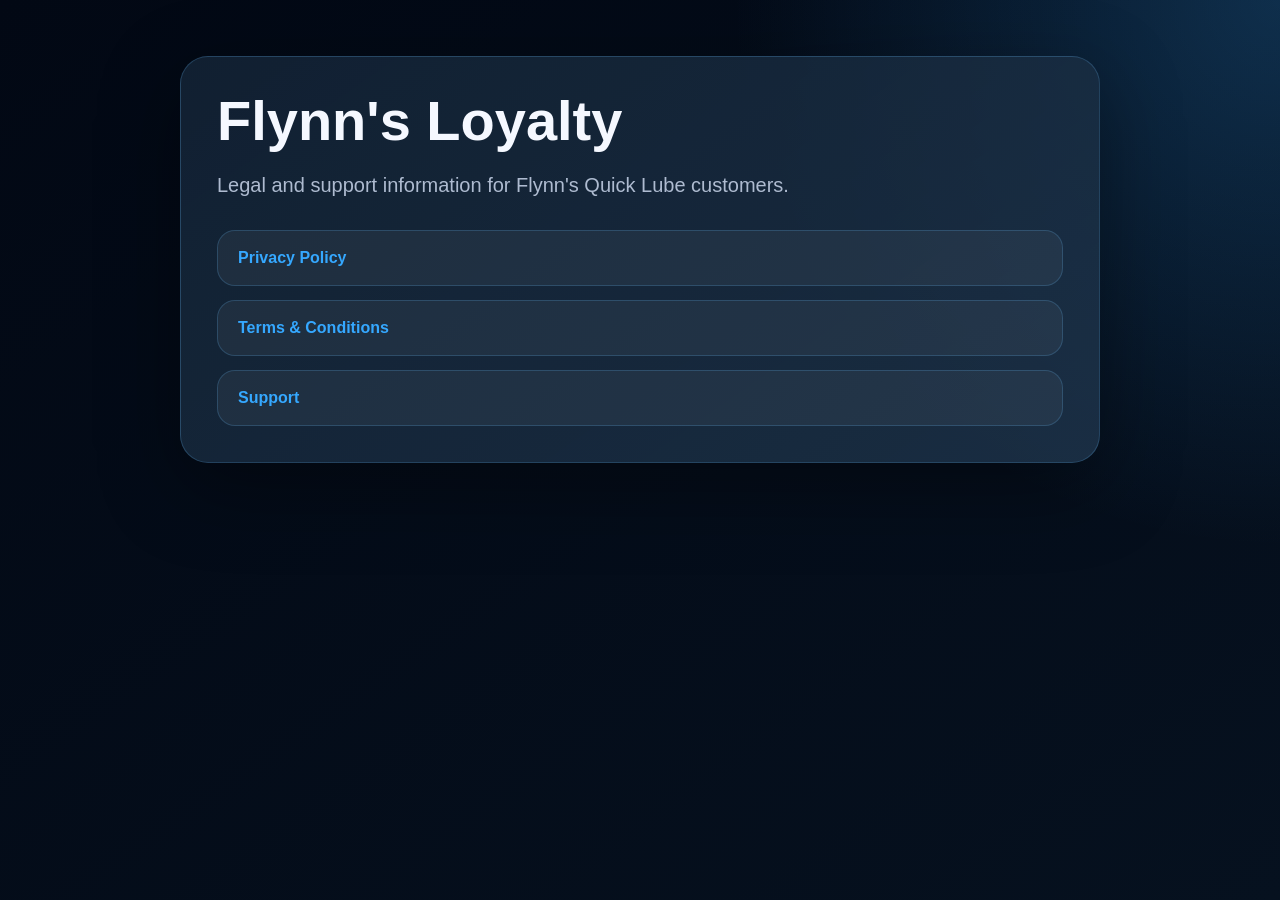
<file: index.html>
<!doctype html>
<html lang="en">
<head>
  <meta charset="utf-8" />
  <meta name="viewport" content="width=device-width, initial-scale=1" />
  <title>Flynn's Loyalty Legal</title>
  <link rel="stylesheet" href="styles.css" />
</head>
<body>
  <main class="page">
    <section class="card">
      <h1>Flynn's Loyalty</h1>
      <p class="subtitle">Legal and support information for Flynn's Quick Lube customers.</p>
      <div class="links">
        <a href="privacy-policy.html">Privacy Policy</a>
        <a href="terms.html">Terms & Conditions</a>
        <a href="support.html">Support</a>
      </div>
    </section>
  </main>
</body>
</html>
</file>
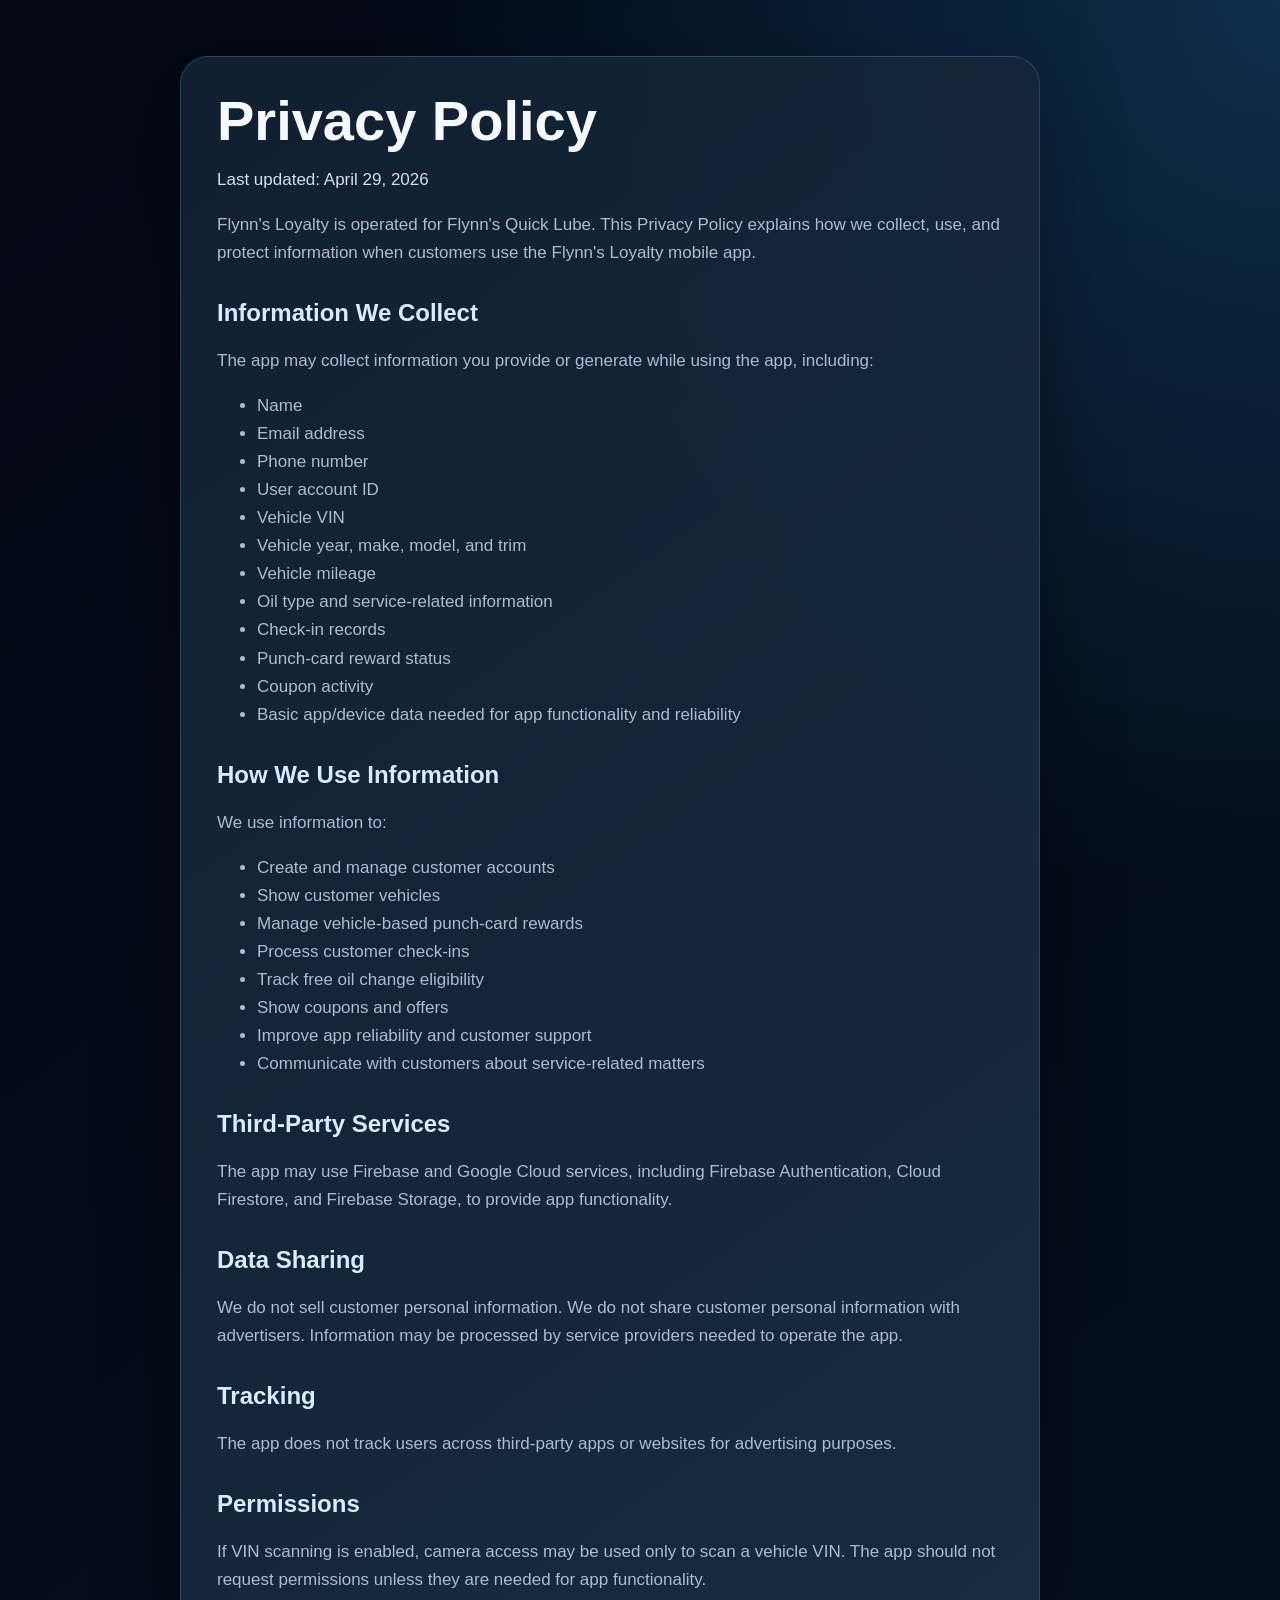
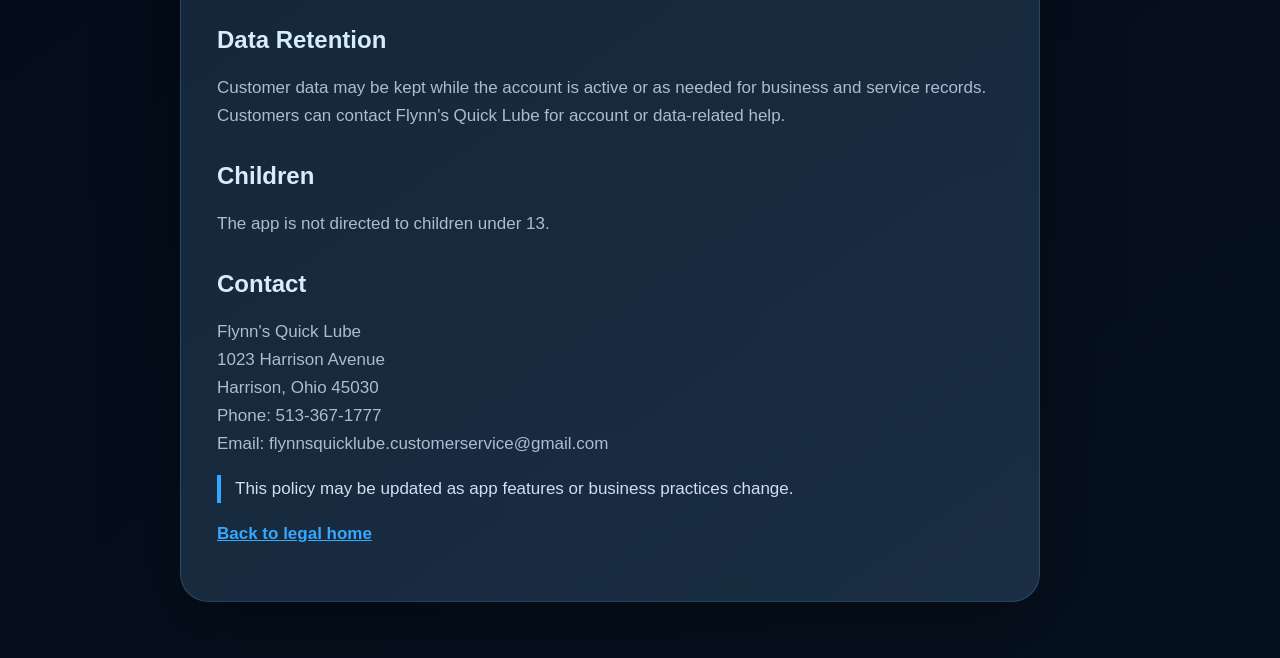
<file: privacy-policy.html>
<!doctype html>
<html lang="en">
<head>
  <meta charset="utf-8" />
  <meta name="viewport" content="width=device-width, initial-scale=1" />
  <title>Privacy Policy | Flynn's Loyalty</title>
  <link rel="stylesheet" href="styles.css" />
</head>
<body>
  <main class="page">
    <section class="card legal">
      <h1>Privacy Policy</h1>
      <p class="updated">Last updated: April 29, 2026</p>

      <p>Flynn's Loyalty is operated for Flynn's Quick Lube. This Privacy Policy explains how we collect, use, and protect information when customers use the Flynn's Loyalty mobile app.</p>

      <h2>Information We Collect</h2>
      <p>The app may collect information you provide or generate while using the app, including:</p>
      <ul>
        <li>Name</li>
        <li>Email address</li>
        <li>Phone number</li>
        <li>User account ID</li>
        <li>Vehicle VIN</li>
        <li>Vehicle year, make, model, and trim</li>
        <li>Vehicle mileage</li>
        <li>Oil type and service-related information</li>
        <li>Check-in records</li>
        <li>Punch-card reward status</li>
        <li>Coupon activity</li>
        <li>Basic app/device data needed for app functionality and reliability</li>
      </ul>

      <h2>How We Use Information</h2>
      <p>We use information to:</p>
      <ul>
        <li>Create and manage customer accounts</li>
        <li>Show customer vehicles</li>
        <li>Manage vehicle-based punch-card rewards</li>
        <li>Process customer check-ins</li>
        <li>Track free oil change eligibility</li>
        <li>Show coupons and offers</li>
        <li>Improve app reliability and customer support</li>
        <li>Communicate with customers about service-related matters</li>
      </ul>

      <h2>Third-Party Services</h2>
      <p>The app may use Firebase and Google Cloud services, including Firebase Authentication, Cloud Firestore, and Firebase Storage, to provide app functionality.</p>

      <h2>Data Sharing</h2>
      <p>We do not sell customer personal information. We do not share customer personal information with advertisers. Information may be processed by service providers needed to operate the app.</p>

      <h2>Tracking</h2>
      <p>The app does not track users across third-party apps or websites for advertising purposes.</p>

      <h2>Permissions</h2>
      <p>If VIN scanning is enabled, camera access may be used only to scan a vehicle VIN. The app should not request permissions unless they are needed for app functionality.</p>

      <h2>Data Retention</h2>
      <p>Customer data may be kept while the account is active or as needed for business and service records. Customers can contact Flynn's Quick Lube for account or data-related help.</p>

      <h2>Children</h2>
      <p>The app is not directed to children under 13.</p>

      <h2>Contact</h2>
      <p>
        Flynn's Quick Lube<br>
        1023 Harrison Avenue<br>
        Harrison, Ohio 45030<br>
        Phone: 513-367-1777<br>
        Email: flynnsquicklube.customerservice@gmail.com
      </p>

      <p class="note">This policy may be updated as app features or business practices change.</p>

      <p><a href="index.html">Back to legal home</a></p>
    </section>
  </main>
</body>
</html>
</file>
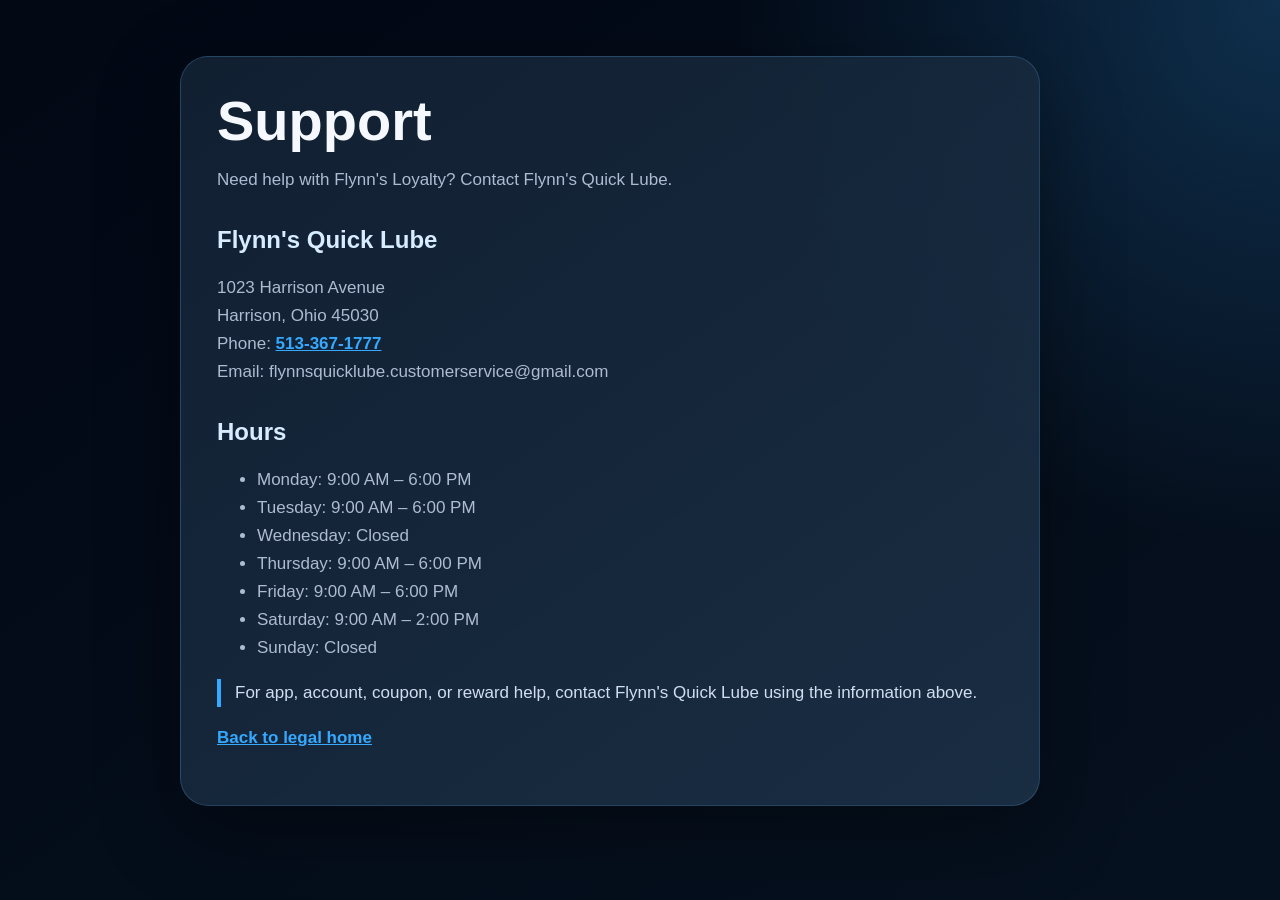
<file: support.html>
<!doctype html>
<html lang="en">
<head>
  <meta charset="utf-8" />
  <meta name="viewport" content="width=device-width, initial-scale=1" />
  <title>Support | Flynn's Loyalty</title>
  <link rel="stylesheet" href="styles.css" />
</head>
<body>
  <main class="page">
    <section class="card legal">
      <h1>Support</h1>
      <p>Need help with Flynn's Loyalty? Contact Flynn's Quick Lube.</p>

      <h2>Flynn's Quick Lube</h2>
      <p>
        1023 Harrison Avenue<br>
        Harrison, Ohio 45030<br>
        Phone: <a href="tel:15133671777">513-367-1777</a><br>
        Email: flynnsquicklube.customerservice@gmail.com
      </p>

      <h2>Hours</h2>
      <ul>
        <li>Monday: 9:00 AM – 6:00 PM</li>
        <li>Tuesday: 9:00 AM – 6:00 PM</li>
        <li>Wednesday: Closed</li>
        <li>Thursday: 9:00 AM – 6:00 PM</li>
        <li>Friday: 9:00 AM – 6:00 PM</li>
        <li>Saturday: 9:00 AM – 2:00 PM</li>
        <li>Sunday: Closed</li>
      </ul>

      <p class="note">For app, account, coupon, or reward help, contact Flynn's Quick Lube using the information above.</p>

      <p><a href="index.html">Back to legal home</a></p>
    </section>
  </main>
</body>
</html>
</file>
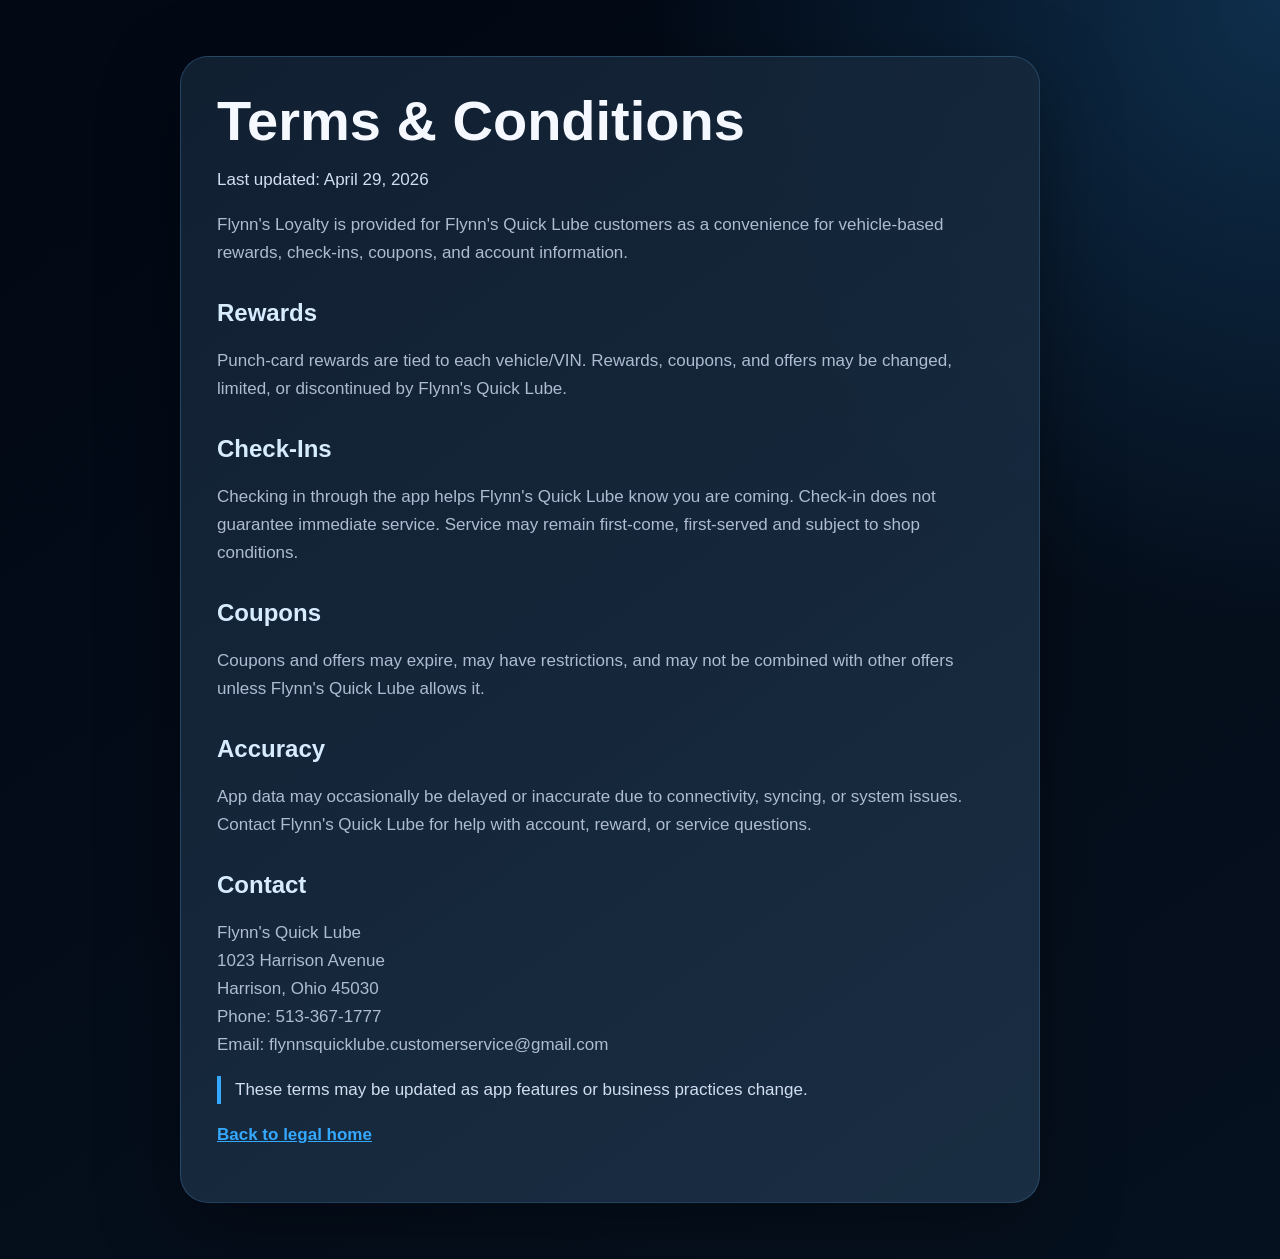
<file: terms.html>
<!doctype html>
<html lang="en">
<head>
  <meta charset="utf-8" />
  <meta name="viewport" content="width=device-width, initial-scale=1" />
  <title>Terms & Conditions | Flynn's Loyalty</title>
  <link rel="stylesheet" href="styles.css" />
</head>
<body>
  <main class="page">
    <section class="card legal">
      <h1>Terms & Conditions</h1>
      <p class="updated">Last updated: April 29, 2026</p>

      <p>Flynn's Loyalty is provided for Flynn's Quick Lube customers as a convenience for vehicle-based rewards, check-ins, coupons, and account information.</p>

      <h2>Rewards</h2>
      <p>Punch-card rewards are tied to each vehicle/VIN. Rewards, coupons, and offers may be changed, limited, or discontinued by Flynn's Quick Lube.</p>

      <h2>Check-Ins</h2>
      <p>Checking in through the app helps Flynn's Quick Lube know you are coming. Check-in does not guarantee immediate service. Service may remain first-come, first-served and subject to shop conditions.</p>

      <h2>Coupons</h2>
      <p>Coupons and offers may expire, may have restrictions, and may not be combined with other offers unless Flynn's Quick Lube allows it.</p>

      <h2>Accuracy</h2>
      <p>App data may occasionally be delayed or inaccurate due to connectivity, syncing, or system issues. Contact Flynn's Quick Lube for help with account, reward, or service questions.</p>

      <h2>Contact</h2>
      <p>
        Flynn's Quick Lube<br>
        1023 Harrison Avenue<br>
        Harrison, Ohio 45030<br>
        Phone: 513-367-1777<br>
        Email: flynnsquicklube.customerservice@gmail.com
      </p>

      <p class="note">These terms may be updated as app features or business practices change.</p>

      <p><a href="index.html">Back to legal home</a></p>
    </section>
  </main>
</body>
</html>
</file>
<file: styles.css>
:root {
  --bg: #06111f;
  --panel: rgba(18, 34, 52, 0.92);
  --panel-2: rgba(31, 53, 76, 0.8);
  --text: #f5f8ff;
  --muted: #aebbd0;
  --blue: #35a8ff;
  --border: rgba(90, 165, 220, 0.25);
}

* {
  box-sizing: border-box;
}

body {
  margin: 0;
  min-height: 100vh;
  font-family: -apple-system, BlinkMacSystemFont, "Segoe UI", sans-serif;
  color: var(--text);
  background:
    radial-gradient(circle at top right, rgba(53, 168, 255, 0.22), transparent 35%),
    linear-gradient(145deg, #020814, var(--bg));
}

.page {
  width: min(920px, calc(100% - 32px));
  margin: 0 auto;
  padding: 56px 0;
}

.card {
  border: 1px solid var(--border);
  background: linear-gradient(145deg, var(--panel), var(--panel-2));
  border-radius: 28px;
  padding: 36px;
  box-shadow: 0 24px 80px rgba(0, 0, 0, 0.35);
}

h1 {
  margin: 0 0 10px;
  font-size: clamp(34px, 6vw, 56px);
  line-height: 1;
}

h2 {
  margin-top: 32px;
  color: #d8ecff;
}

p, li {
  color: var(--muted);
  font-size: 17px;
  line-height: 1.65;
}

a {
  color: var(--blue);
  font-weight: 700;
}

.subtitle {
  font-size: 20px;
}

.updated,
.note {
  color: #d2def0;
}

.note {
  border-left: 4px solid var(--blue);
  padding-left: 14px;
}

.links {
  display: grid;
  gap: 14px;
  margin-top: 28px;
}

.links a {
  display: block;
  padding: 18px 20px;
  border: 1px solid var(--border);
  border-radius: 18px;
  background: rgba(255, 255, 255, 0.05);
  text-decoration: none;
}

.legal {
  max-width: 860px;
}

@media (max-width: 560px) {
  .page {
    width: min(100% - 20px, 920px);
    padding: 24px 0;
  }

  .card {
    padding: 24px;
    border-radius: 22px;
  }

  p, li {
    font-size: 16px;
  }
}
</file>
